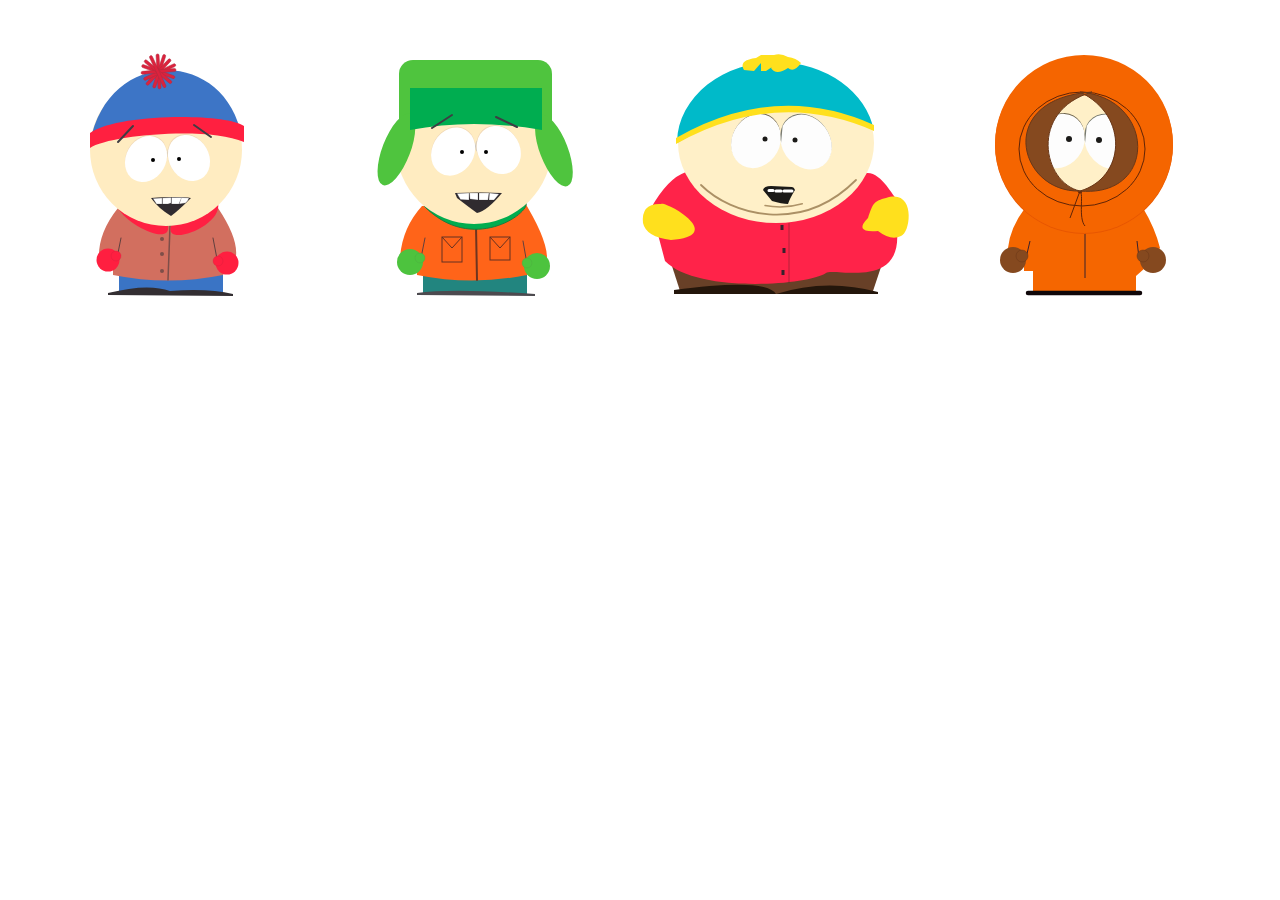
<file: lw13/index.html>
<!DOCTYPE html>
<html lang="en">
<head>
  <script src="js/cartman.js" defer></script>
  <script src="js/kenny.js" defer></script>
  <script src="js/join.js" defer></script>
  <meta charset="utf-8">
  <title>South Park</title>
</head>
  <body>
    <img src="images/stanley.svg" alt="">
    <img src="images/kyle.svg" alt="">
    <canvas width="300" height="300" id="сartman"></canvas>
    <canvas width="300" height="300" id="kenny"></canvas>
  </body>
</html>
</file>
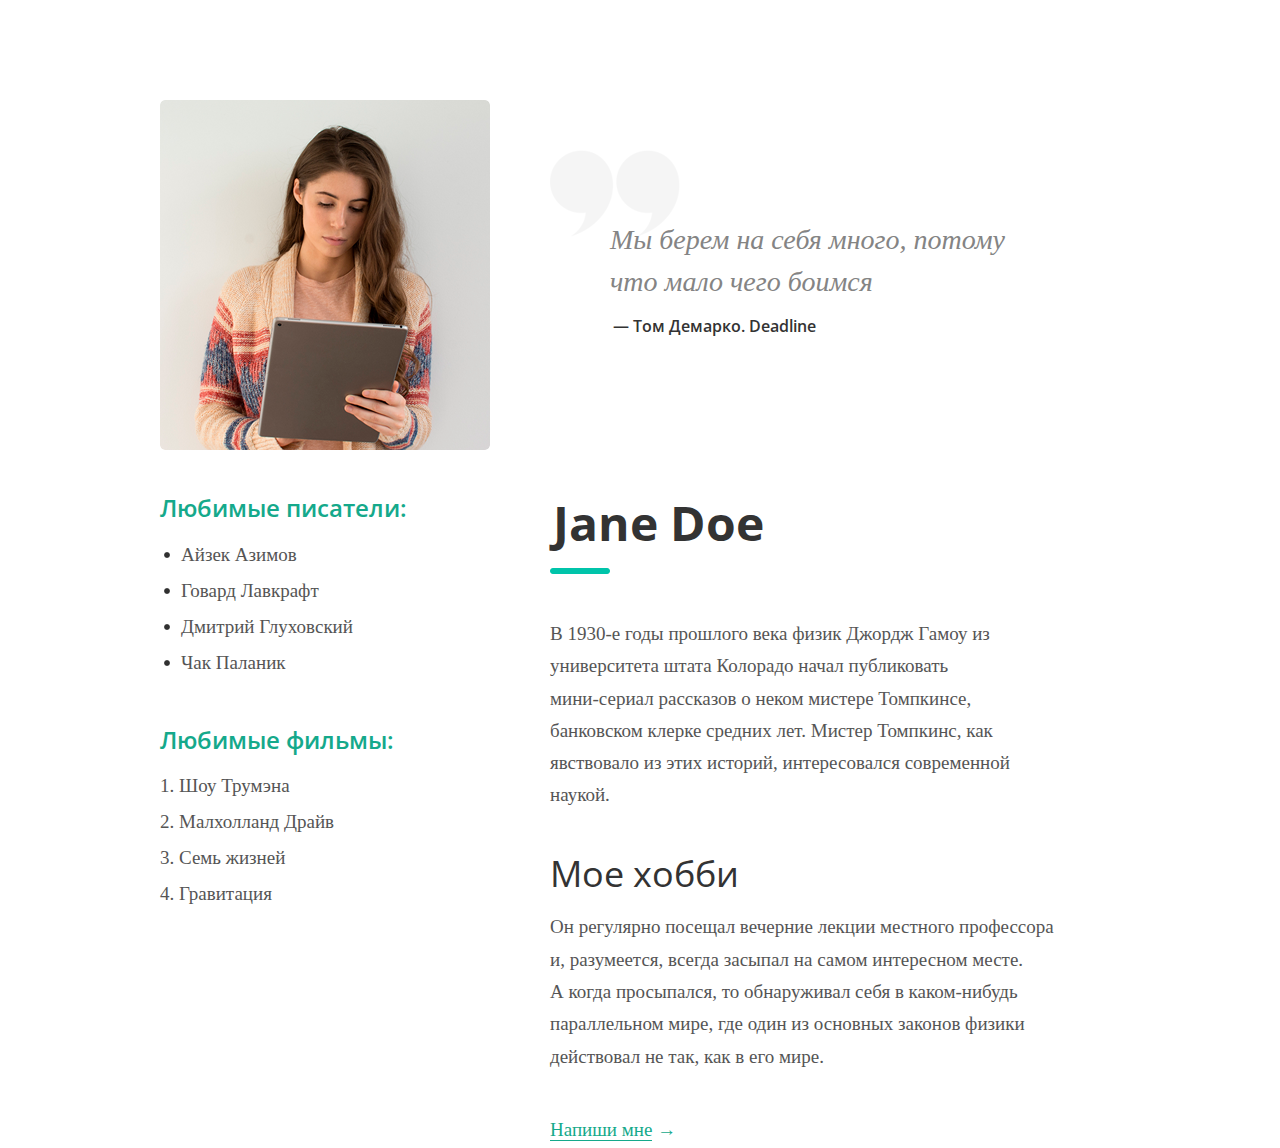
<file: lw5/index.html>
<!DOCTYPE html>
<html lang="ru">
  <head>
    <meta charset="utf-8" />
    <link rel="stylesheet" href="css/style.css">
    <link href="https://fonts.googleapis.com/css2?family=Open+Sans:wght@400;600;700&display=swap" rel="stylesheet">
    <title>Jane Doe</title>
  </head>
  <body>
    <div class="container">
      <div class="main">
        <div class="quote">
          <p class="quote__section quote__section_text">
            Мы берем на себя много, потому<br/>
            что мало чего боимся
          </p>
          <p class="quote__author quote__author_text">
            &#8212; Том Демарко. Deadline
          </p>
        </div>
        <div class="article">
          <h1 class="article__title-1 title-1">Jane Doe</h1>
          <div class="rectangle-img"></div>
          <p class="article__text">
            В 1930-е годы прошлого века физик Джордж Гамоу из<br/>
            университета штата Колорадо начал публиковать<br/>
            мини-сериал рассказов о неком мистере Томпкинсе,<br/>
            банковском клерке средних лет. Мистер Томпкинс, как<br/>
            явствовало из этих историй, интересовался современной<br/>
            наукой.
          </p>
          <h2 class="article__title-2 title-2">Мое хобби</h2>
          <p class="article__text">
            Он регулярно посещал вечерние лекции местного профессора<br/>
            и, разумеется, всегда засыпал на самом интересном месте.<br/>
            А когда просыпался, то обнаруживал себя в каком-нибудь<br/>
            параллельном мире, где один из основных законов физики<br/>
            действовал не так, как в его мире.
          </p>
        </div>
        <a href="" class="link">
          <span class="link__text"><span class="link__text link__text_underline">Напиши мне</span> &rarr;</span>
        </a>
      </div>
      <div class="sidebar">
        <img class="avatar-img" src="images/woman.png" alt="Женщина" />
        <div class="lists-box">
          <div class="marked-list">
            <h3 class="list__title">Любимые писатели:</h3>
            <ul class="marked-list__list">
              <li class="list-item marked-list__item">Айзек Азимов</li>
              <li class="list-item marked-list__item">Говард Лавкрафт</li>
              <li class="list-item marked-list__item">Дмитрий Глуховский</li>
              <li class="list-item marked-list__item">Чак Паланик</li>
            </ul>
          </div>
          <div class="numbered-list">
            <h3 class="list__title">Любимые фильмы:</h3>
            <ol class="numbered-list__list">
              <li class="list-item numbered-list__item">Шоу Трумэна</li>
              <li class="list-item numbered-list__item">Малхолланд Драйв</li>
              <li class="list-item numbered-list__item">Семь жизней</li>
              <li class="list-item numbered-list__item">Гравитация</li>
            </ol>
          </div>
        </div>
      </div>
    </div>
  </body>
</html>
</file>
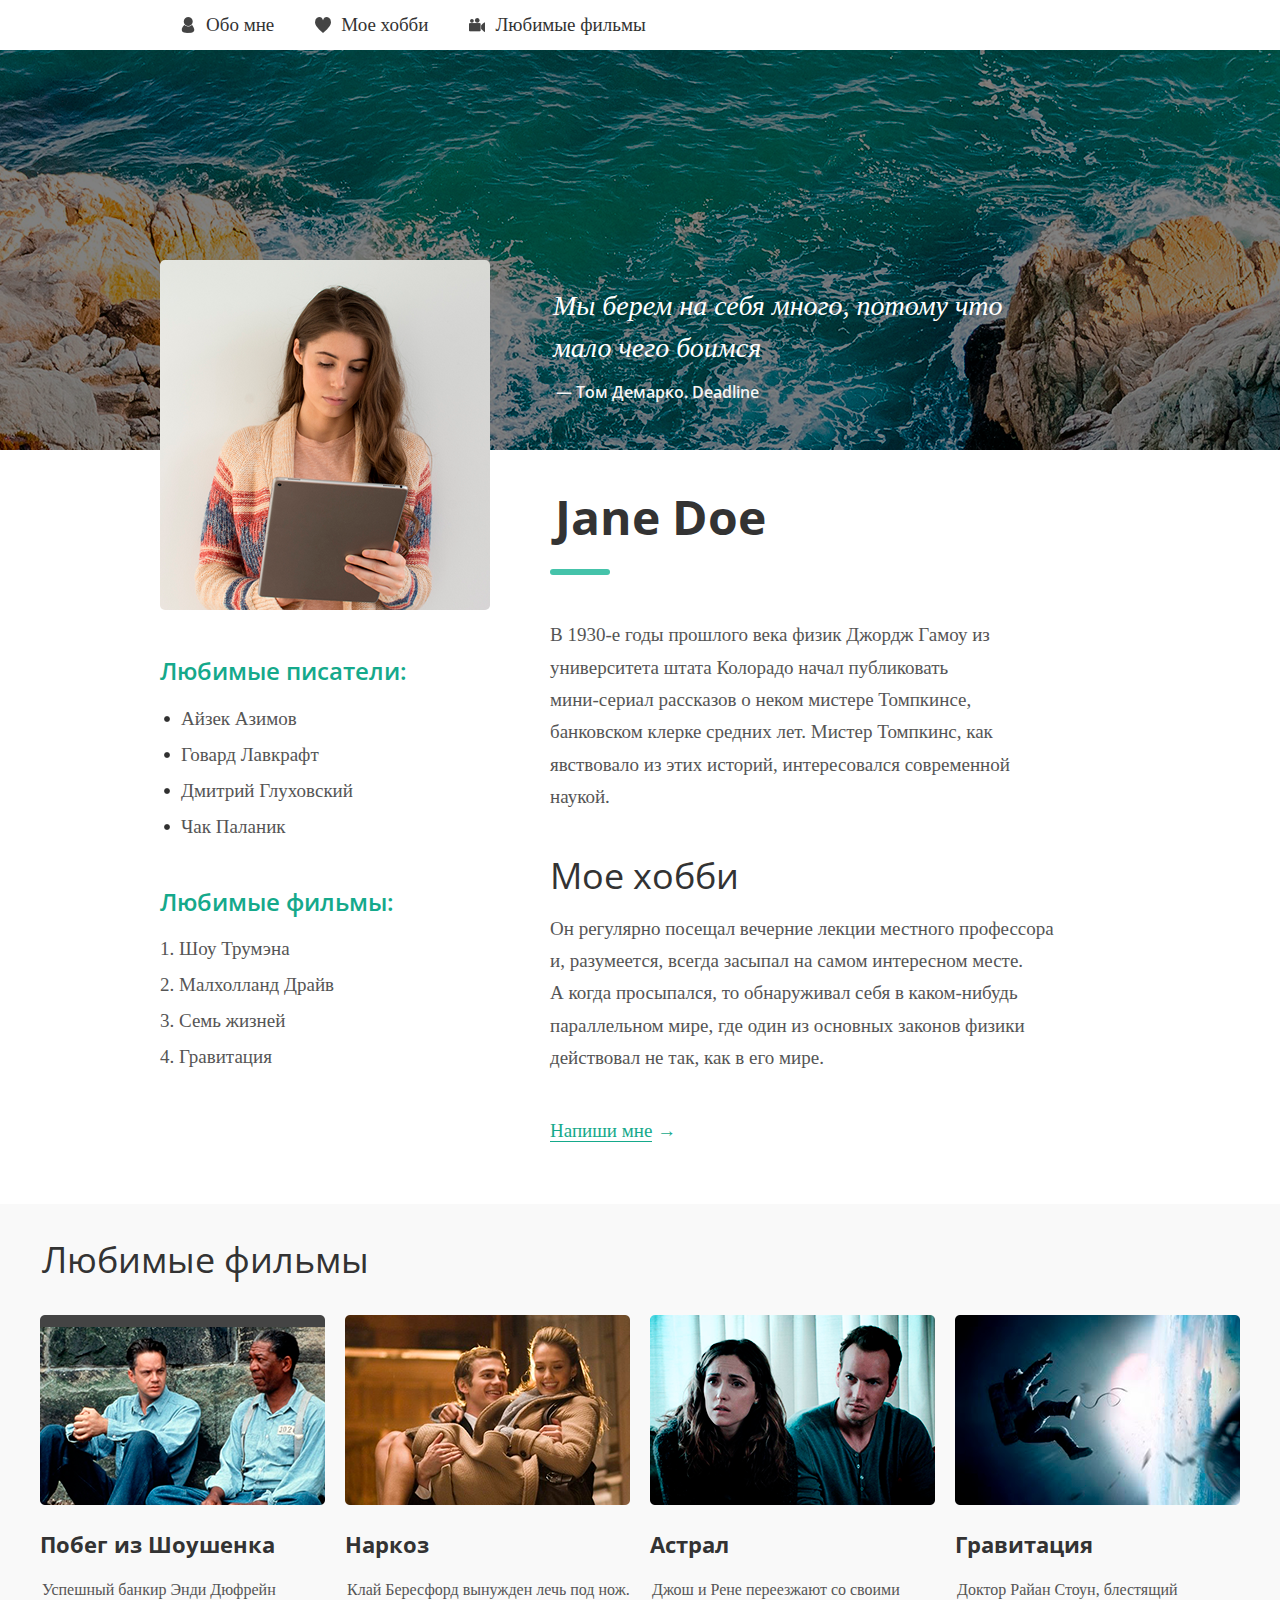
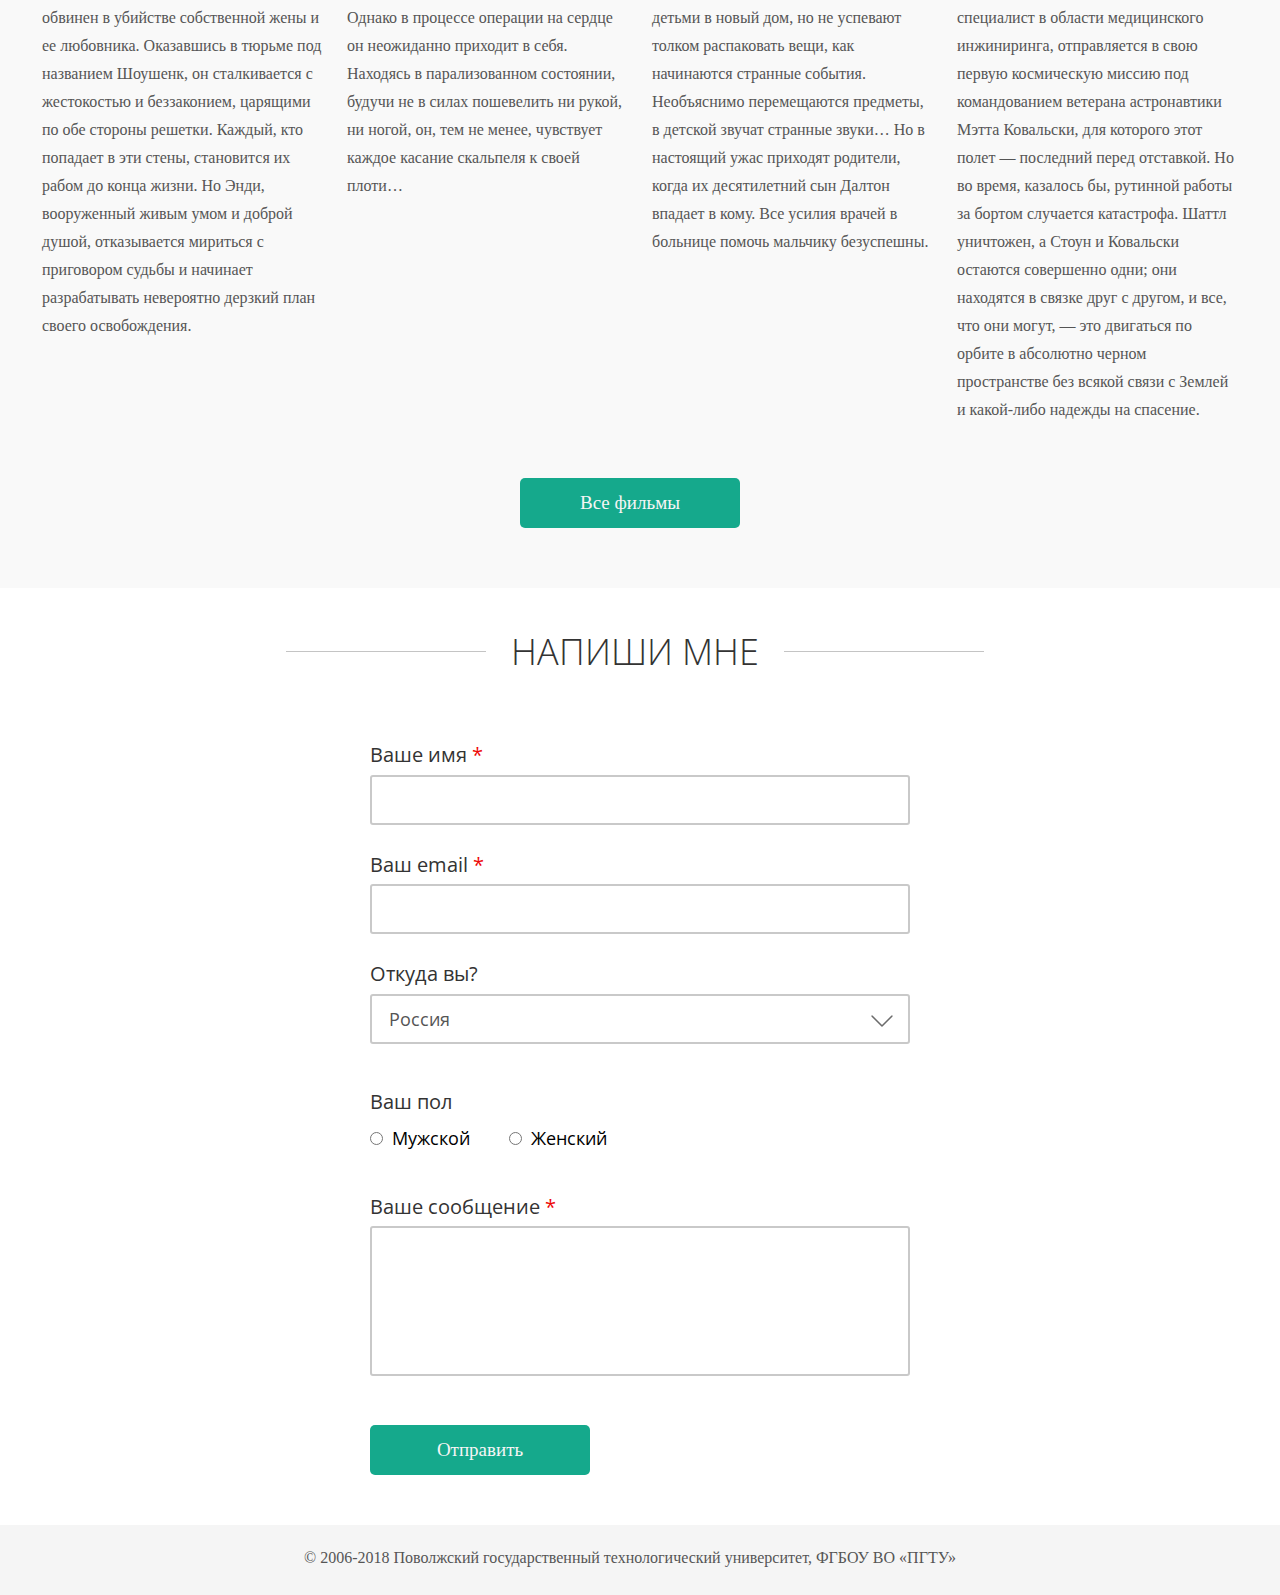
<file: lw6/flex/index.html>
<!DOCTYPE html>
<html lang="ru">
  <head>
    <meta charset="utf-8" />
    <link rel="stylesheet" href="css/style.css">
    <link href="https://fonts.googleapis.com/css2?family=Open+Sans:wght@300;400;600;700&display=swap" rel="stylesheet">
    <title>Jane Doe</title>
  </head>
  <body class="body">
    <header class="header">
      <nav class="navbar">
        <div class="navbar__item">
          <a class="navbar__link about-me-icon" href="#about-me">
            Обо мне
          </a>
        </div>
        <div class="navbar__item">
          <a class="navbar__link hobby-icon" href="#hobby">
            Мое хобби
          </a>
        </div>
        <div class="navbar__item">
          <a class="navbar__link video-icon" href="#favorite-movies">
            Любимые фильмы
          </a>
        </div>
      </nav>
    </header>
    <div class="top-container" id="about-me">
      <div class="main">
        <div class="quote">
          <p class="quote__section quote__section_text">
            Мы берем на себя много, потому что<br/>
            мало чего боимся
          </p>
          <p class="quote__author quote__text_author">
            &#8212; Том Демарко. Deadline
          </p>
        </div>
        <div class="article">
          <h1 class="article__title_h1 h1">Jane Doe</h1>
          <p class="article__text">
            В 1930-е годы прошлого века физик Джордж Гамоу из<br/>
            университета штата Колорадо начал публиковать<br/>
            мини-сериал рассказов о неком мистере Томпкинсе,<br/>
            банковском клерке средних лет. Мистер Томпкинс, как<br/>
            явствовало из этих историй, интересовался современной<br/>
            наукой.
          </p>
          <h2 class="article__title_h2 h2" id="hobby">Мое хобби</h2>
          <p class="article__text">
            Он регулярно посещал вечерние лекции местного профессора<br/>
            и, разумеется, всегда засыпал на самом интересном месте.<br/>
            А когда просыпался, то обнаруживал себя в каком-нибудь<br/>
            параллельном мире, где один из основных законов физики<br/>
            действовал не так, как в его мире.
          </p>
        </div>
        <a href="#" class="link">
          <span class="link__text"><span class="link__text link__text_underline">Напиши мне</span> &rarr;</span>
        </a>
      </div>
      <div class="sidebar">
        <img class="avatar-img" src="images/woman.png" alt="Женщина" />
        <div class="lists-box">
          <div class="marked-list">
            <h3 class="list__title">Любимые писатели:</h3>
            <ul class="marked-list__list">
              <li class="list-item marked-list__item">Айзек Азимов</li>
              <li class="list-item marked-list__item">Говард Лавкрафт</li>
              <li class="list-item marked-list__item">Дмитрий Глуховский</li>
              <li class="list-item marked-list__item">Чак Паланик</li>
            </ul>
          </div>
          <div class="numbered-list">
            <h3 class="list__title">Любимые фильмы:</h3>
            <ol class="numbered-list__list">
              <li class="list-item numbered-list__item">Шоу Трумэна</li>
              <li class="list-item numbered-list__item">Малхолланд Драйв</li>
              <li class="list-item numbered-list__item">Семь жизней</li>
              <li class="list-item numbered-list__item">Гравитация</li>
            </ol>
          </div>
        </div>
      </div>
    </div>
    <div class="middle-container" id="favorite-movies">
      <h2 class="title-cards h2">Любимые фильмы</h2>
      <div class="cards">
        <div class="card">
          <img class="card__image" src="images/shawshank_redemption.png" alt="Кадр из фильма Побег из Шоушенка">
          <h4 class="card__title">Побег из Шоушенка</h4>
          <p class="card__text">
            Успешный банкир Энди Дюфрейн обвинен в убийстве собственной жены и ее любовника.
            Оказавшись в тюрьме под названием Шоушенк, он сталкивается с жестокостью и беззаконием,
            царящими по обе стороны решетки. Каждый, кто попадает в эти стены, становится их рабом до конца жизни.
            Но Энди, вооруженный живым умом и доброй душой, отказывается мириться с приговором судьбы и начинает
            разрабатывать невероятно дерзкий план своего освобождения.
          </p>
        </div>
        <div class="card">
          <img class="card__image" src="images/anesthesia.png" alt="Кадр из фильма Наркоз">
          <h4 class="card__title">Наркоз</h4>
          <p class="card__text">
            Клай Бересфорд вынужден лечь под нож. Однако в процессе операции на сердце он неожиданно приходит в себя.
            Находясь в парализованном состоянии, будучи не в силах пошевелить ни рукой, ни ногой, он, тем не менее,
            чувствует каждое касание скальпеля к своей плоти…
          </p>
        </div>
        <div class="card">
          <img class="card__image" src="images/astral.png" alt="Кадр из фильма Астрал">
          <h4 class="card__title">Астрал</h4>
          <p class="card__text">
            Джош и Рене переезжают со своими детьми в новый дом, но не успевают толком распаковать вещи, как начинаются странные
            события. Необъяснимо перемещаются предметы, в детской звучат странные звуки… Но в настоящий ужас приходят родители,
            когда их десятилетний сын Далтон впадает в кому. Все усилия врачей в больнице помочь мальчику безуспешны.
          </p>
        </div>
        <div class="card">
          <img class="card__image" src="images/gravity.png" alt="Кадр из фильма Гравитация">
          <h4 class="card__title">Гравитация</h4>
          <p class="card__text">
            Доктор Райан Стоун, блестящий специалист в области медицинского инжиниринга, отправляется в свою первую
            космическую миссию под командованием ветерана астронавтики Мэтта Ковальски, для которого этот полет — последний
            перед отставкой. Но во время, казалось бы, рутинной работы за бортом случается катастрофа. Шаттл уничтожен,
            а Стоун и Ковальски остаются совершенно одни; они находятся в связке друг с другом, и все, что они могут, — 
            это двигаться по орбите в абсолютно черном пространстве без всякой связи с Землей и какой-либо надежды на спасение.
          </p>
        </div>
      </div>
      <div class="button-films-box">
        <button class="button-films-box__button">Все фильмы</button>
      </div>
    </div>
    <div class="bottom-container">
      <div class="form-title">
        <hr class="form-title__line" />
        <h2 class="form-title__text">Напиши мне</h2>
        <hr class="form-title__line" />
      </div>
      <form class="form">
        <label class="form__label form__label_required">Ваше имя</label>
        <input class="form__input" type="text" />
        <label class="form__label form__label_required">Ваш email</label>
        <input class="form__input" type="email" />
        <label class="form__label">Откуда вы?</label>
        <select class="form__select">
          <option class="form__select-option" value="Россия">Россия</option>
          <option class="form__select-option" value="Украина">Украина</option>
          <option class="form__select-option" value="Республика Беларусь">Республика Беларусь</option>
        </select>
        <label class="form__label">Ваш пол</label>
        <div class="form__radio-box">
          <input type="radio" name="gender" id="gender-man" />
          <label class="form__radio-label" for="gender-man">Мужской</label>
          <input type="radio" name="gender" id="gender-woman" />
          <label class="form__radio-label" for="gender-woman">Женский</label>
        </div>
        <label class="form__label form__label_required">Ваше сообщение</label>
        <textarea class="form__textarea"></textarea>
        <button class="form__button-sent" type="submit">Отправить</button>
      </form>
    </div>
    <footer class="footer">
      <p class="footer__text">&copy; 2006-2018 Поволжский государственный технологический университет, ФГБОУ ВО «ПГТУ»</p>
    </footer>
  </body>
</html>
</file>
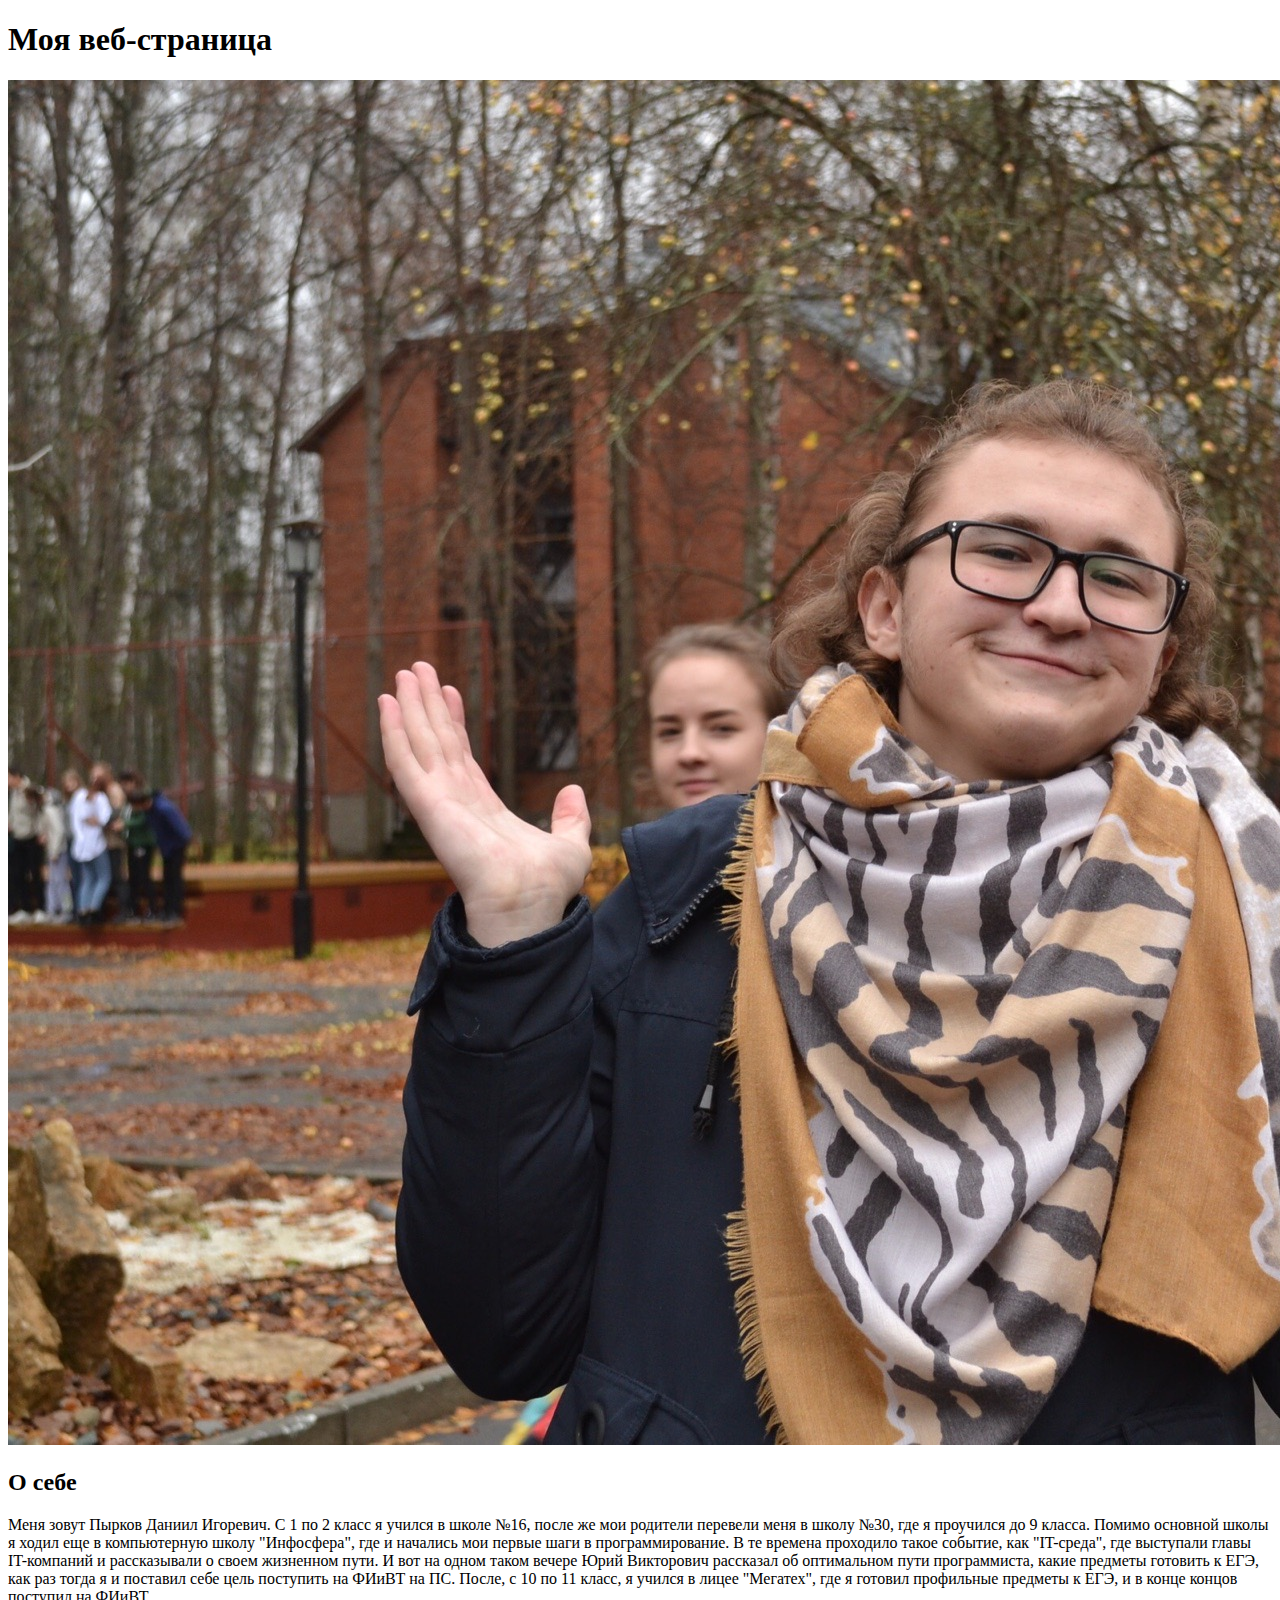
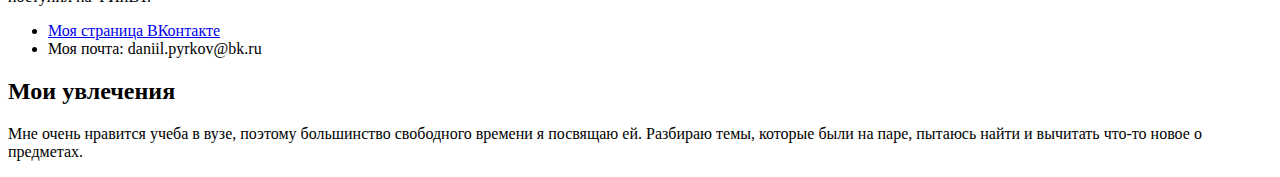
<file: lw4/website.html>
<!DOCTYPE html>
<html lang = "ru">
  <head>
    <title>Личная информация</title>  
    <meta charset = "UTF-8">
  </head>
  <body>
    <h1>Моя веб-страница</h1>
	<img alt="Мое фото" src="myphoto.jpg">
	<h2>О себе</h2>
	<p>Меня зовут Пырков Даниил Игоревич. С 1 по 2 класс я учился в школе №16, после же мои родители перевели меня в школу №30, где я проучился 
	до 9 класса. Помимо основной школы я ходил еще в компьютерную школу "Инфосфера", где и начались мои первые шаги в программирование. В те времена проходило
	такое событие, как "IT-среда", где выступали главы IT-компаний и рассказывали о своем жизненном пути. И вот на одном таком вечере Юрий Викторович рассказал
    об оптимальном пути программиста, какие предметы готовить к ЕГЭ, как раз тогда я и поставил себе цель поступить на ФИиВТ на ПС. После, с 10 по 11 класс, я учился
    в лицее "Мегатех", где я готовил профильные предметы к ЕГЭ, и в конце концов поступил на ФИиВТ.</p>
	<ul>
	  <li><a href="https://vk.com/id314771963">Моя страница ВКонтакте</a></li>
      <li>Моя почта: daniil.pyrkov@bk.ru</li>	  
	</ul>
	<h2>Мои увлечения</h2>
	<p>Мне очень нравится учеба в вузе, поэтому большинство свободного времени я посвящаю ей. Разбираю темы, которые были на паре, пытаюсь найти и вычитать что-то новое о предметах.</p>
  </body>
</html>
</file>
<file: lw5/css/style.css>
*
{
    margin: 0;
    padding: 0;
    font-size: 0;
}

.container
{
    width: 1020px;
    margin: 100px auto;
}

.main
{
    width: 600px;
    float: right;
}

.sidebar
{
    width: 300px;
    margin-left: 30px;
    float: left;
}

.avatar-img
{
    border-radius: 5px;
}

.lists-box
{
    margin-top: 42px;
}

.numbered-list
{
    margin-top: 42px;
}

.list__title
{
    color: #15a98b;
    font: 600 24px/1.3 'Open Sans', sans-serif;
}

.marked-list__list
{
    margin-top: 14px;
    padding-left: 4px;
}

.numbered-list__list
{
    margin-top: 13px;
}

.list-item
{
    color: #555555;
    font: 19px/1.9 georgia;
    list-style-position: inside;
}

/*li 
{
    padding-left: 0px;
}*/
.marked-list__item
{
    padding-left: 17px;
    list-style: none;
    background: url(../images/marker.png) no-repeat 0 15px;
}

.quote
{
    margin: 50px 0 150px 0;
    background: url(../images/quotation_marks.png) no-repeat;
}

.quote__section
{
    padding-top: 69px;
    padding-left: 60px;
}

.quote__section_text
{
    color: #848484;
    font: italic 28px/1.5 georgia;
}

.quote__author
{
    margin: 3px auto 0 63px;
}

.quote__author_text
{
    color: #333333;
    font: 600 16px/2.6 'Open Sans', sans-serif;
}

.article
{
    margin-top: 47px;
    padding-top: 6px;
}

.article__title-1
{
    padding-left: 3px;
    padding-bottom: 32px;
    background: url(../images/rectangle.png) no-repeat 0px 64px;
}

.title-1
{
    color: #333333;
    font: 700 48px/0.8 'Open Sans', sans-serif;
}

.article__title-2
{
    margin: 42px auto 18px 0;
}

.title-2
{
    color: #333333;
    font: 400 36px/1.1 'Open Sans', sans-serif;
}

.rectangle-img
{
    margin: 31px 0 44px 0;
}

.article__text
{
    color: #555555;
    font: 19px/1.7 georgia;
}

.link
{
    margin-top: 39px;
    text-decoration: none;
    display: inline-block;
}

.link__text
{
    color: #15a98b;
    font: 19px/1.9 georgia;
}

.link__text_underline
{
    border-bottom: 1px solid #15a98b;
}

.link__text:hover
{
    color: #098d72;
    border-color: #098d72;
}
</file>
<file: lw6/flex/css/style.css>
*
{
    margin: 0;
    padding: 0;
    font-size: 0;
}

.body
{
    background: url(../images/background.png) no-repeat center 50px #fff;
}

.header
{
    display: flex;
    justify-content: center;
}

.navbar
{
    width: 960px;
    height: 50px;
}

.navbar__item
{
    display: inline-flex;
    align-items: center;
}

.navbar__link
{
    font: 19px/1.68 Georgia;
    color: #333;
    text-decoration: none;
    display: flex;
    align-items: center;
    padding-right: 21px;
    height: 50px;
}

.navbar__link:hover
{
    filter: brightness(0) invert(0.9);
}

.navbar__item:hover
{
    background-color: #15a98c;
}

.about-me-icon::before
{
    content: "";
    background: url(../images/about_me_icon.svg) no-repeat;
    padding: 8px;
    margin: 0 10px 0 20px;
}

.hobby-icon::before
{
    content: "";
    background: url(../images/hobby_icon.svg) no-repeat;
    padding: 8px;
    margin: 0 10px 0 20px;
}

.video-icon::before
{
    content: "";
    background: url(../images/video_icon.svg) no-repeat;
    padding: 8px;
    margin: 0 10px 0 20px;
}

.top-container
{
    width: 1020px;
    margin: 210px auto;
}

.main
{
    width: 600px;
    float: right;
    margin-bottom: 55px;
}

.sidebar
{
    width: 300px;
    float: left;
    margin-left: 30px;
}

.avatar-img
{
    border-radius: 5px;
}

.lists-box
{
    margin-top: 45px;
}

.numbered-list
{
    margin-top: 41px;
}

.list__title
{
    color: #15a98b;
    font: 600 24px/1.33 'Open Sans', sans-serif;
}

.marked-list__list
{
    padding-left: 4px;
    margin-top: 14px;
}

.numbered-list__list
{
    margin-top: 13px;
}

.list-item
{
    color: #555;
    font: 19px/1.9 georgia;
    list-style-position: inside;
}

.marked-list__item
{
    padding-left: 17px;
    list-style: none;
    background: url(../images/marker.png) no-repeat 0 15px;
}

.quote
{
    margin: 25px 0 82px 0;
}

.quote__section
{
    margin-left: 3px;
}

.quote__section_text
{
    color: #fff;
    font: italic 28px/1.5 georgia;
}

.quote__author
{
    margin: 3px 0 0 6px;
}

.quote__text_author
{
    color: #f5f5f5;
    font: 600 16px/2.6 'Open Sans', sans-serif;
}

.article__title_h1
{
    padding-left: 5px;
    margin-bottom: 44px;
}

.article__title_h1::after
{
    content: '';
    display: block;
    width: 60px;
    height: 6px;
    border-radius: 5px;
    background: #45c3aa;
    margin: 32px 0 0 -5px;
}

.h1
{
    color: #333;
    font: 700 48px/0.87 'Open Sans', sans-serif;
}

.article__title_h2
{
    margin: 42px auto 16px 0;
}

.h2
{
    color: #333;
    font: 400 36px/1.16 'Open Sans', sans-serif;
}

.article__text
{
    color: #555;
    font: 19px/1.7 georgia;
}

.link
{
    text-decoration: none;
    display: inline-block;
    margin-top: 39px;
}

.link__text
{
    color: #15a98b;
    font: 19px/1.9 georgia;
}

.link__text_underline
{
    border-bottom: 1px solid #15a98b;
}

.link__text:hover
{
    color: #098d72;
    border-color: #098d72;
}

.middle-container
{
    clear: both;
    display: flex;
    flex-direction: column;
    align-items: center;
    background-color: #f9f9f9;
    padding-top: 35px;
}

.title-cards
{
    margin-bottom: 34px;
    width: 1200px;
    padding-left: 4px;
}

.cards
{
    display: flex;
    justify-content: space-between;
    width: 1200px;
}

.card
{
    width: 285px;
    display: inline-block;
    vertical-align: top;
}

.card__image
{
    width: 285px;
}

.card__title
{
    color: #333;
    font: 700 22px/1.45 'Open Sans', sans-serif;
    margin: 24px 0 auto 0px;
}

.card__text
{
    color: #555;
    font: 16px/1.75 georgia;
    margin-top: 15px;
    padding-left: 2px;
}

.button-films-box
{
    display: flex;
    width: 100%;
    justify-content: center;
    margin: 54px 0 60px 0;
}

.button-films-box__button
{
    margin-right: 20px;
}

.bottom-container
{
    display: flex;
    flex-direction: column;
    align-items: center;
}

.form-title
{
    display: flex;
    align-items: center;
    justify-content: center;
    margin: 42px 10px 0 0;
}

.form-title__text
{
    color: #333;
    font: 300 36px/1.2 'Open Sans', sans-serif;
    margin: 0 25px;
    text-transform: uppercase;
}

.form-title__line
{
    background-color: #c4c4c4;
    width: 200px;
    height: 1px;
    border: 0;
}

.form
{
    display: flex;
    flex-direction: column;
    width: 540px;
    margin-top: 66px;
}

.form__label
{
    font: 400 20px/1.6 'Open Sans', sans-serif;
    color: #333;
    margin-bottom: 3.5px;
}

.form__radio-label
{
    font: 400 18px/1.8 'Open Sans', sans-serif;
    margin: 0 39px 0 9px;
}

.form__input
{
    border: 2px solid #c9c9c9;
    border-radius: 3px;
    margin-bottom: 24px;
    height: 46px;
}

.form__select
{
    border: 2px solid #c9c9c9;
    border-radius: 3px;
    appearance: none;
    overflow: hidden;
    background: url('../images/arrow_down.png') no-repeat 97% 56%;
    margin-bottom: 42px;
    height: 50px;
}

.form__radio-box
{
    display: flex;
    align-items: center;
    width: 100%;
    margin: 1px 0 36px 0;
}

.form__textarea
{
    border: 2px solid #c9c9c9;
    border-radius: 3px;
    resize: none;
    margin-bottom: 49px;
    height: 146px;
}

.form__input,
.form__select,
.form__textarea,
.form__select-option
{
    font: 400 18px/1.8 'Open Sans', sans-serif;
    padding: 0 17px;
    color: #555;
    outline: none;
}

.button-films-box__button,
.form__button-sent
{
    font: 19px/1.7 Georgia;
    color: #f5f5f5;
    background-color: #15a98c;
    border-radius: 5px;
    border: 0;
    width: 220px;
    height: 50px;
    margin-right: 20px;
    cursor: pointer;
    outline: none;
}

.button-films-box__button:hover,
.form__button-sent:hover
{
    background-color: #098d72;
}

.form__label_required::after
{
    content: ' *';
    color: #ee0707;
}

.form__input:hover,
.form__select:hover,
.form__textarea:hover
{
    border-color: #a6a6a6;
}

.form__input:focus,
.form__select:focus,
.form__textarea:focus
{
    border-color: #15a98c;
}

.footer
{
    background-color: #f5f5f5;
    display: flex;
    justify-content: center;
    align-items: center;
    height: 70px;
    margin-top: 50px;
}

.footer__text
{
    font: 16px/2 Georgia;
    color: #555;
    margin: 0 20px 4px 0;
}
</file>
